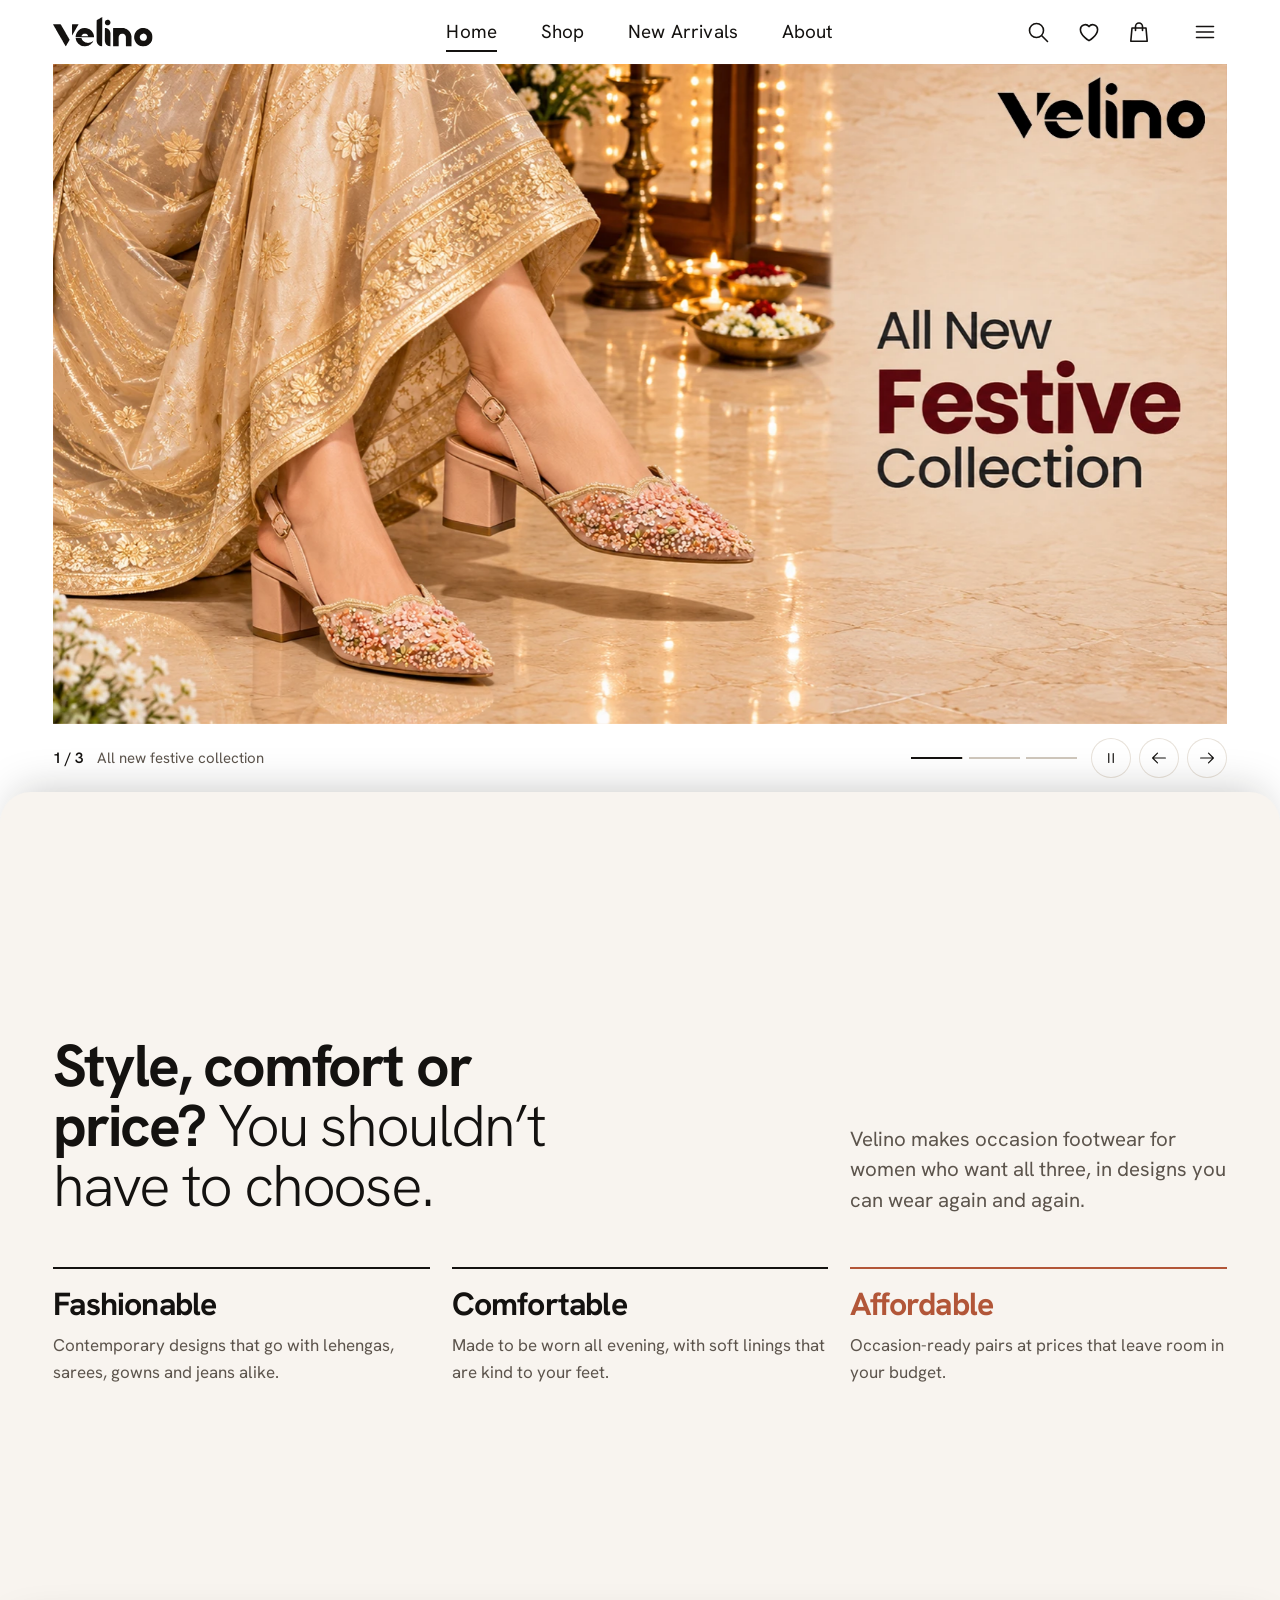
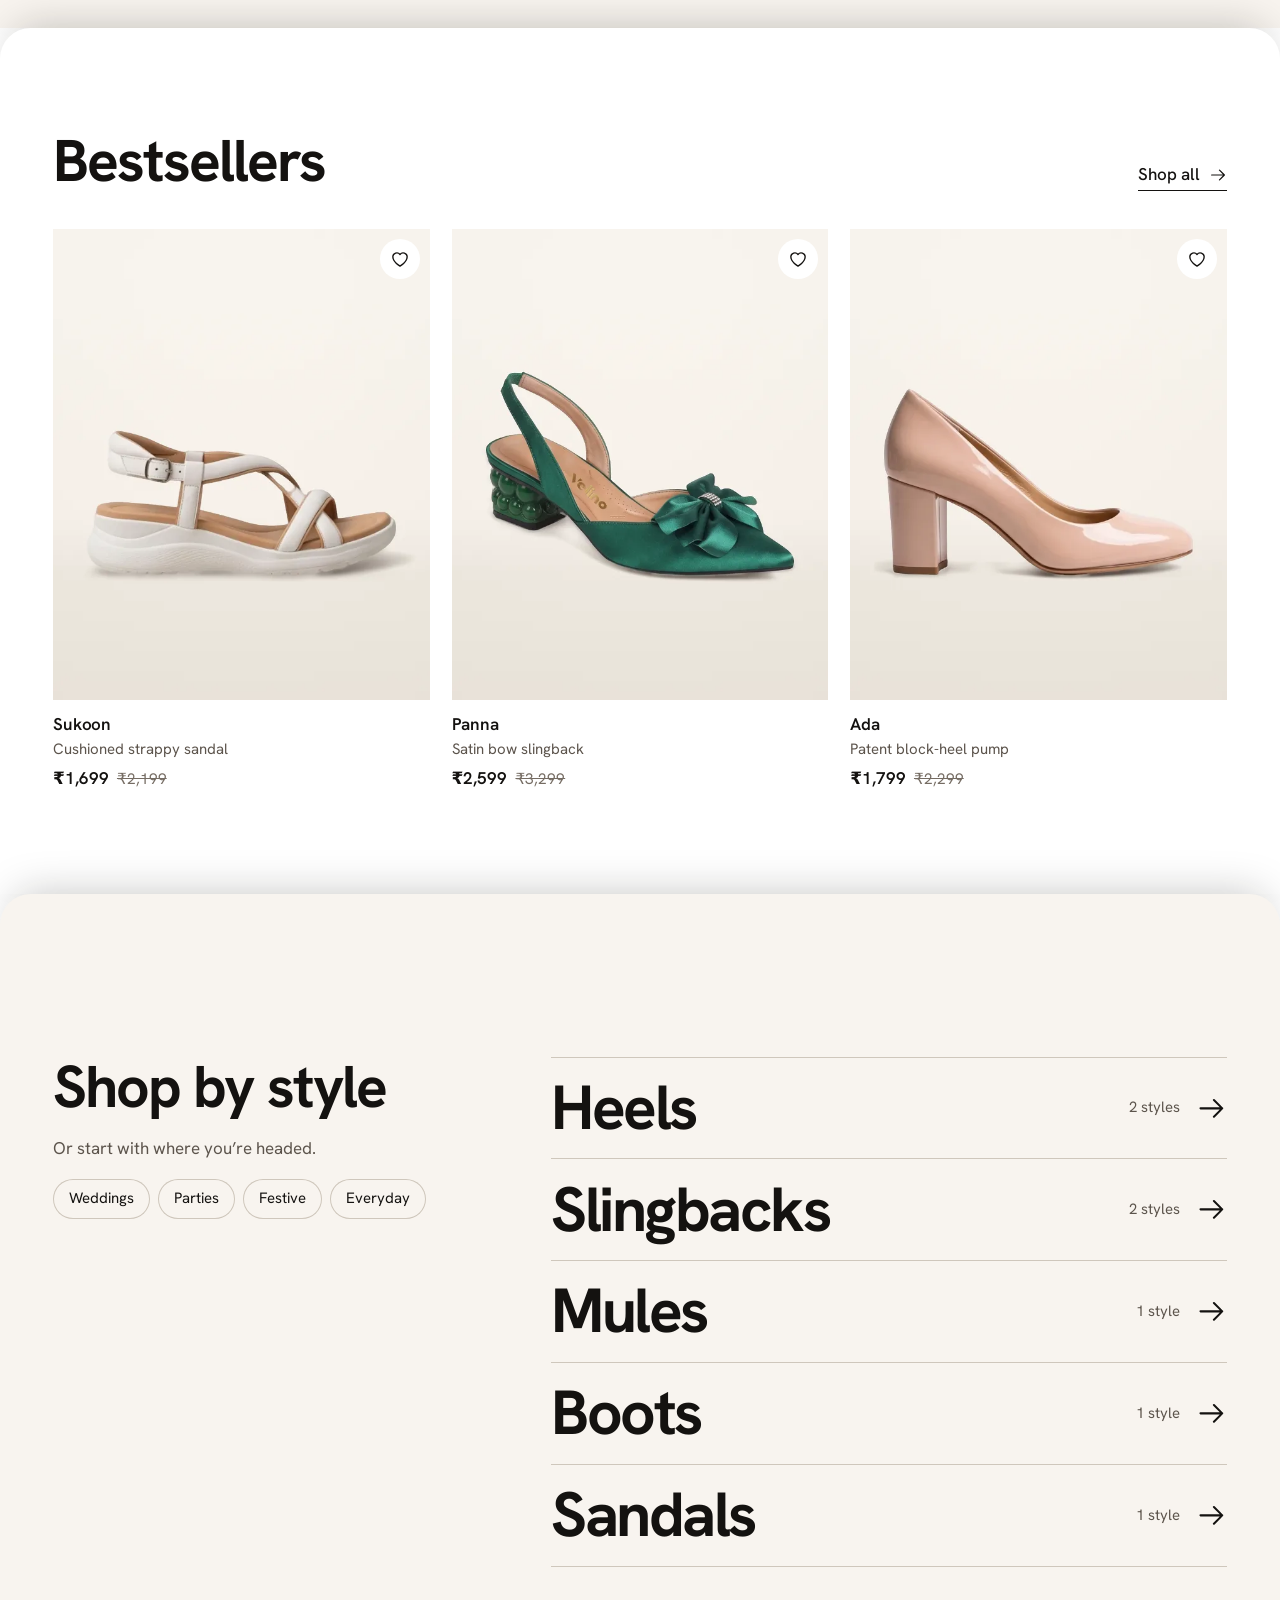
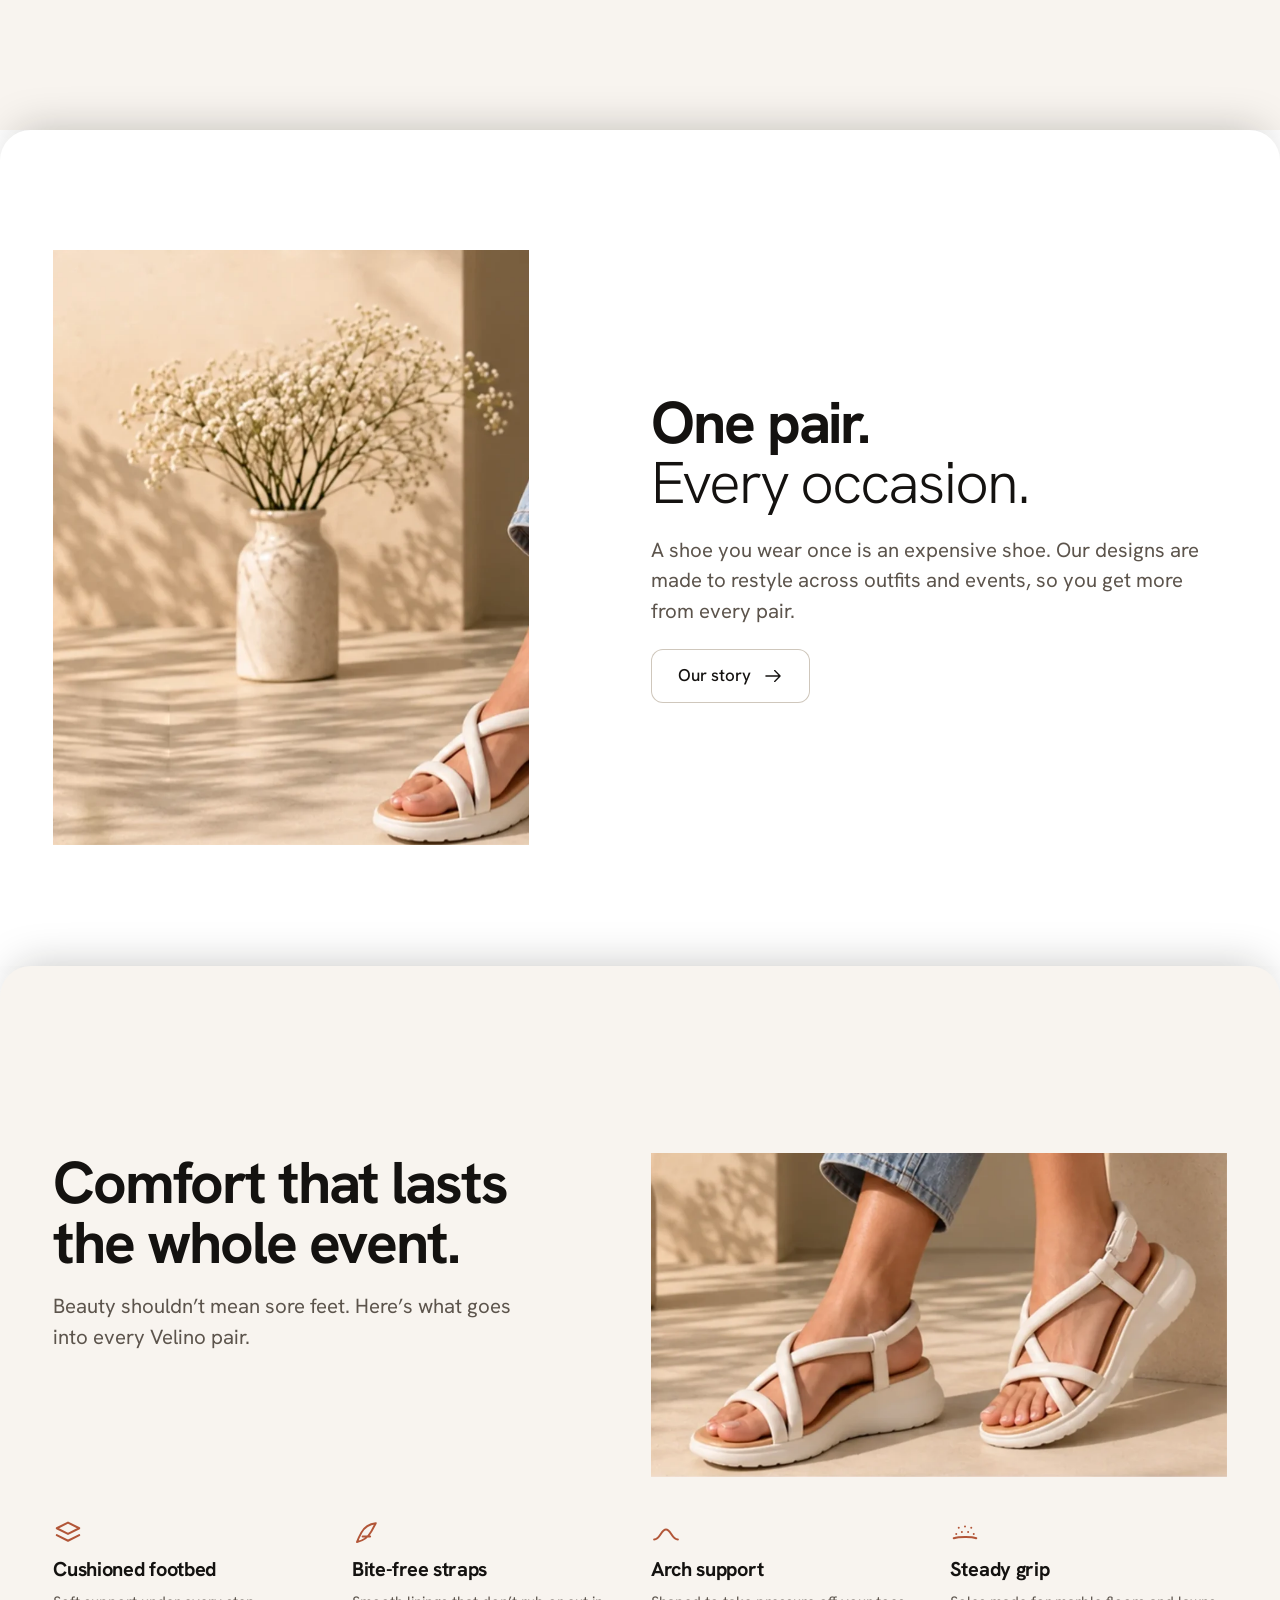
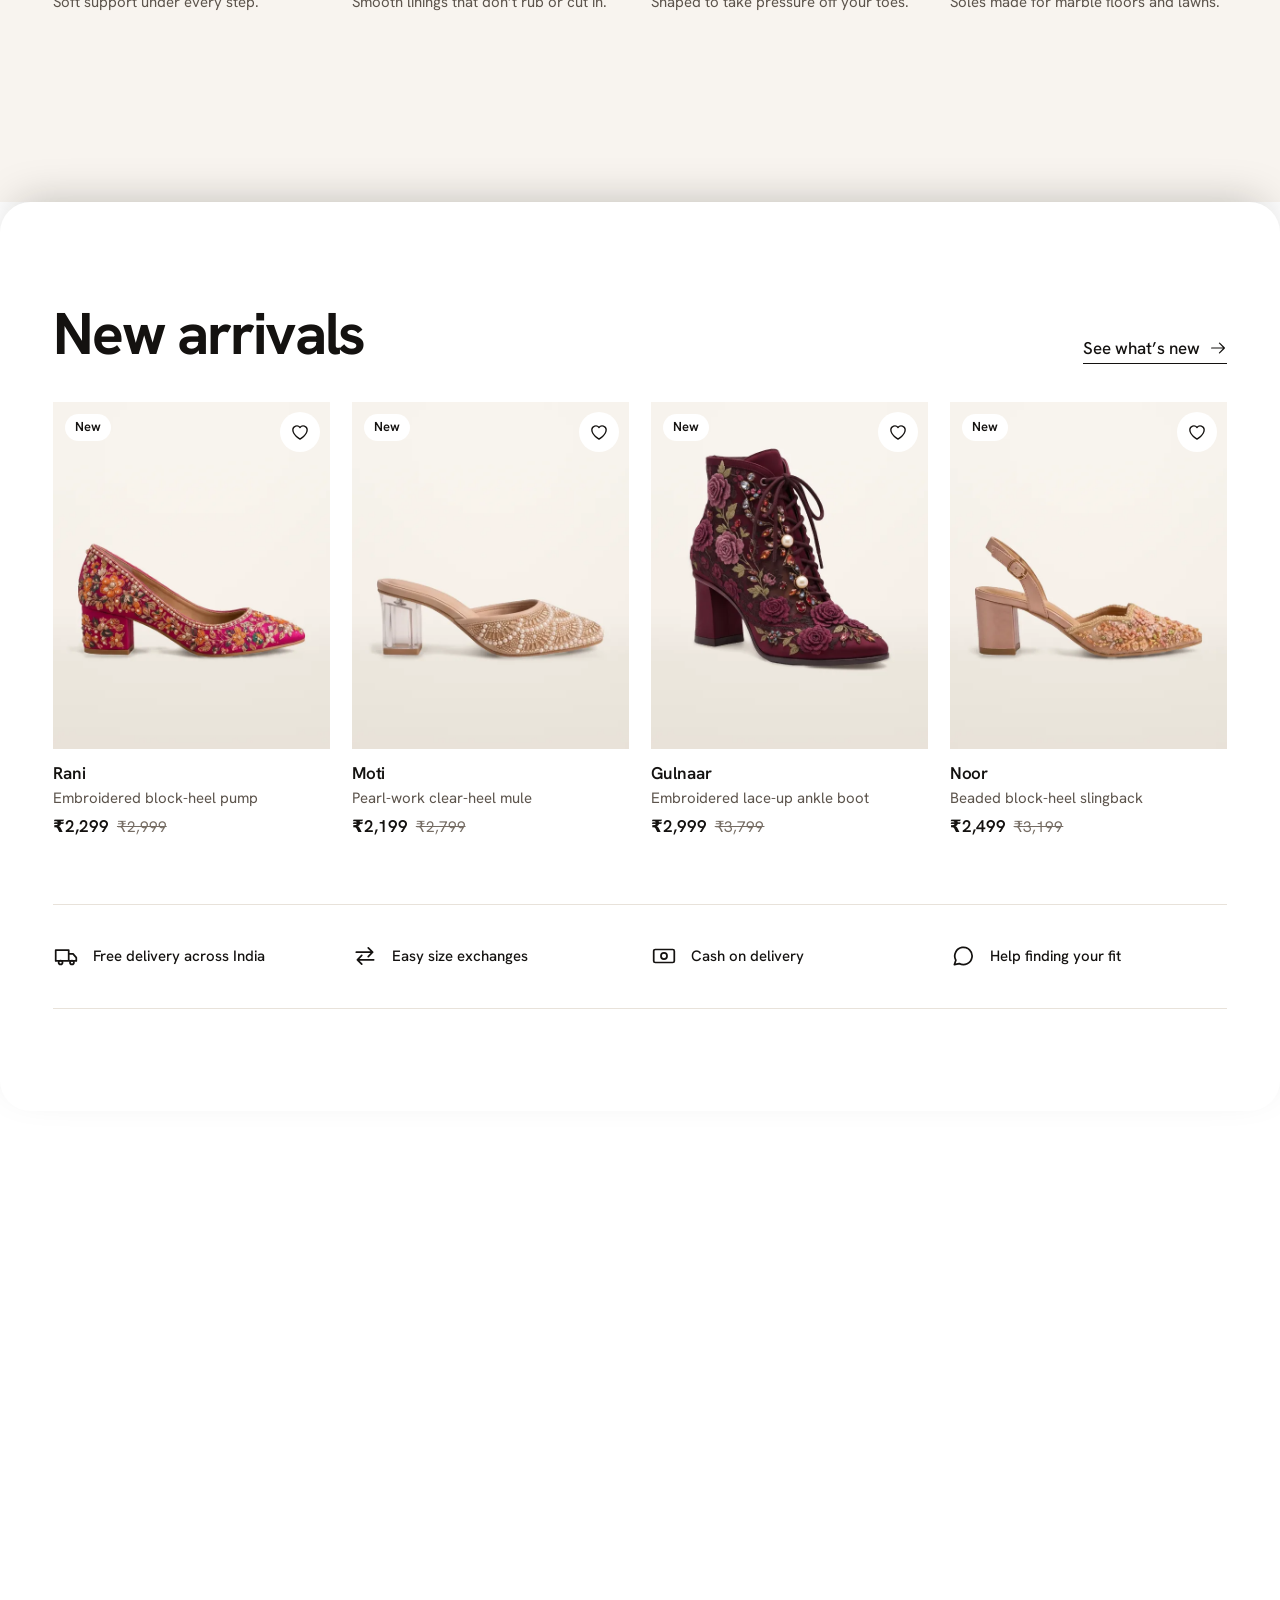
<file: index.html>
<!doctype html>
<html lang="en">
<head>
<meta charset="utf-8">
<meta name="viewport" content="width=device-width,initial-scale=1,viewport-fit=cover">
<title>Velino</title>
<meta name="claude:viewport-fit-sides" content="cover">
<meta name="description" content="Velino makes women's occasion footwear that is fashionable and comfortable at affordable prices. Confidence without compromise.">
<link rel="preconnect" href="https://fonts.googleapis.com">
<link rel="preconnect" href="https://fonts.gstatic.com" crossorigin>
<link rel="stylesheet" href="https://fonts.googleapis.com/css2?family=Hanken+Grotesk:wght@300;400;500;600;700;800&display=swap">
<link rel="icon" type="image/svg+xml" href="assets/logo.svg">
<link rel="stylesheet" href="css/styles.css">
</head>
<body>

<svg width="0" height="0" style="position:absolute" aria-hidden="true" focusable="false">
  <symbol id="logo" viewBox="0 0 3411 1008"><path fill="currentColor" fill-rule="evenodd" d="M 1683 1 C 1683 2, 1682 4, 1680 4 C 1678 5, 1671 9, 1664 13 C 1657 17, 1649 21, 1647 23 C 1645 24, 1640 27, 1637 29 C 1633 31, 1627 35, 1623 37 C 1619 39, 1615 41, 1614 42 C 1613 43, 1600 50, 1590 56 C 1588 57, 1583 60, 1580 62 C 1576 64, 1570 68, 1566 70 C 1561 73, 1557 75, 1556 76 C 1554 77, 1540 85, 1533 89 C 1531 90, 1527 92, 1525 94 C 1523 95, 1516 99, 1509 103 C 1502 107, 1496 110, 1496 111 C 1495 227, 1496 834, 1497 840 C 1501 874, 1515 908, 1537 936 C 1547 948, 1565 965, 1574 971 C 1575 972, 1579 974, 1582 976 C 1599 989, 1635 1002, 1659 1005 C 1664 1006, 1668 1006, 1668 1007 C 1668 1008, 1672 1008, 1676 1008 C 1684 1008, 1685 1008, 1686 1005 C 1688 1001, 1689 6, 1687 4 C 1686 3, 1685 2, 1685 1 C 1685 1, 1685 0, 1684 0 C 1683 0, 1683 1, 1683 1 M 1859 96 C 1832 100, 1804 118, 1791 141 C 1786 150, 1785 152, 1783 159 C 1769 199, 1781 240, 1814 267 C 1820 271, 1837 281, 1840 281 C 1841 281, 1844 282, 1847 283 C 1867 290, 1898 287, 1917 276 C 1919 275, 1922 273, 1924 273 C 1925 272, 1927 270, 1930 269 C 1968 240, 1980 189, 1958 147 C 1954 137, 1948 130, 1937 120 C 1929 112, 1927 111, 1916 105 C 1900 97, 1878 93, 1859 96 M 3 254 C 3 255, 4 258, 5 260 C 7 263, 9 266, 10 269 C 11 271, 15 277, 18 282 C 22 289, 32 306, 43 326 C 46 330, 53 342, 55 347 C 56 349, 60 355, 63 360 C 67 367, 81 391, 89 405 C 90 407, 92 411, 94 415 C 96 418, 99 422, 99 423 C 100 424, 103 429, 106 434 C 108 439, 113 446, 115 450 C 117 454, 119 458, 120 459 C 121 460, 125 468, 134 483 C 135 485, 137 489, 139 493 C 141 496, 144 500, 144 501 C 145 502, 148 507, 151 512 C 153 517, 158 524, 160 528 C 162 532, 164 536, 165 537 C 166 538, 170 546, 179 561 C 180 563, 182 567, 184 570 C 186 573, 192 585, 199 595 C 205 606, 210 615, 211 616 C 212 618, 221 633, 224 639 C 226 643, 229 648, 232 653 C 232 654, 238 663, 244 673 C 250 684, 255 693, 256 694 C 256 695, 263 707, 268 716 C 269 718, 273 724, 276 729 C 284 743, 299 769, 302 775 C 304 778, 308 785, 311 791 C 320 806, 335 832, 337 836 C 338 838, 341 843, 344 848 C 347 852, 349 856, 349 856 C 349 857, 351 861, 354 866 C 359 874, 364 883, 372 896 C 374 900, 376 903, 377 904 C 377 905, 379 909, 382 913 C 384 916, 386 921, 387 923 C 389 925, 394 934, 399 943 C 404 952, 409 960, 410 961 C 410 962, 412 966, 414 969 C 416 973, 420 979, 422 983 C 424 986, 426 990, 427 991 C 428 995, 437 1008, 438 1008 C 438 1008, 440 1005, 441 1002 C 443 999, 447 993, 450 988 C 453 983, 456 977, 457 975 C 461 967, 468 956, 470 953 C 471 951, 474 945, 477 941 C 480 936, 482 931, 483 930 C 483 929, 488 920, 494 911 C 500 901, 506 890, 508 887 C 510 883, 513 878, 514 876 C 516 874, 519 868, 521 864 C 523 860, 526 856, 527 854 C 537 836, 539 832, 540 831 C 540 830, 545 821, 551 812 C 557 802, 563 791, 565 787 C 570 779, 570 780, 564 769 C 561 764, 556 757, 554 753 C 552 749, 550 745, 549 744 C 548 743, 546 738, 543 734 C 540 729, 537 723, 536 721 C 535 719, 532 715, 530 712 C 528 708, 525 702, 522 697 C 520 693, 515 684, 511 678 C 507 672, 504 666, 503 665 C 502 663, 494 649, 490 642 C 488 638, 485 633, 482 628 C 482 627, 476 618, 470 608 C 464 597, 459 588, 458 587 C 458 586, 451 574, 446 565 C 445 563, 441 557, 438 553 C 434 545, 424 528, 413 508 C 410 504, 403 492, 401 487 C 400 485, 396 479, 393 475 C 389 467, 379 450, 368 430 C 364 424, 358 412, 355 408 C 354 406, 351 401, 349 398 C 347 394, 343 388, 341 384 C 339 380, 337 376, 336 375 C 335 374, 331 366, 322 352 C 321 349, 319 345, 317 342 C 315 338, 312 334, 312 333 C 311 332, 308 327, 305 322 C 303 317, 298 310, 296 306 C 294 302, 292 298, 291 297 C 290 295, 280 278, 273 266 C 270 260, 266 254, 265 253 C 264 252, 205 252, 134 252 C 5 252, 4 252, 3 254 M 653 253 C 652 253, 652 338, 652 441 L 652 629 655 629 C 657 629, 658 627, 660 623 C 664 616, 674 599, 675 597 C 676 596, 678 592, 680 588 C 682 584, 686 578, 688 575 C 690 571, 693 566, 694 564 C 696 562, 699 556, 701 552 C 703 548, 706 544, 707 542 C 717 524, 719 520, 720 519 C 721 518, 723 514, 725 510 C 727 506, 731 500, 733 497 C 735 493, 738 488, 739 486 C 742 481, 749 469, 752 464 C 753 462, 756 456, 759 452 C 762 447, 764 442, 765 441 C 766 440, 768 436, 770 432 C 772 428, 776 422, 778 419 C 780 415, 783 410, 784 408 C 787 404, 793 392, 797 386 C 808 366, 818 349, 822 342 C 825 337, 829 331, 830 329 C 833 323, 840 311, 842 308 C 863 272, 872 255, 872 254 C 872 252, 866 252, 763 252 C 703 252, 653 252, 653 253 M 2067 377 C 2064 377, 2061 378, 2060 378 C 2059 379, 2059 443, 2059 691 C 2059 995, 2059 1004, 2061 1006 L 2063 1008 2156 1008 C 2240 1008, 2249 1008, 2249 1006 C 2250 1006, 2250 936, 2250 851 C 2250 688, 2250 678, 2255 662 C 2262 635, 2276 613, 2297 596 C 2303 591, 2312 585, 2314 585 C 2314 585, 2315 584, 2317 583 C 2322 580, 2336 575, 2350 571 C 2361 569, 2387 569, 2399 571 C 2446 582, 2483 617, 2494 664 C 2497 676, 2497 696, 2497 848 C 2497 999, 2497 1004, 2499 1006 L 2501 1008 2594 1008 L 2687 1008 2688 1005 C 2689 1003, 2689 961, 2689 832 L 2688 663 2686 647 C 2677 595, 2658 547, 2632 511 C 2630 508, 2626 503, 2624 501 C 2614 486, 2584 456, 2566 442 C 2558 436, 2542 425, 2540 424 C 2538 423, 2535 422, 2533 420 C 2526 416, 2498 402, 2497 402 C 2496 402, 2494 401, 2491 400 C 2485 397, 2469 391, 2464 390 C 2462 390, 2457 388, 2453 387 C 2434 382, 2411 378, 2390 377 C 2373 377, 2073 376, 2067 377 M 1068 378 C 973 386, 895 429, 839 503 C 826 519, 816 537, 803 563 C 793 585, 785 613, 779 645 C 776 661, 775 690, 777 692 C 779 695, 1402 695, 1404 692 C 1406 690, 1405 659, 1402 646 C 1397 618, 1395 611, 1389 594 C 1385 581, 1384 576, 1381 571 C 1379 565, 1371 549, 1370 546 C 1369 545, 1367 541, 1365 538 C 1341 492, 1294 445, 1249 419 C 1245 417, 1241 415, 1240 414 C 1238 414, 1236 413, 1235 412 C 1234 411, 1230 409, 1226 408 C 1184 388, 1143 378, 1096 378 C 1083 377, 1070 377, 1068 378 M 1779 379 C 1777 381, 1776 823, 1778 836 C 1784 881, 1800 915, 1828 946 C 1834 953, 1835 954, 1841 960 C 1845 962, 1849 966, 1851 968 C 1853 970, 1855 971, 1855 971 C 1856 971, 1860 973, 1864 977 C 1885 991, 1918 1002, 1944 1005 C 1947 1006, 1950 1007, 1950 1007 C 1950 1008, 1954 1008, 1958 1008 L 1967 1008 1968 1004 C 1969 999, 1969 568, 1968 550 C 1963 494, 1933 442, 1887 410 C 1859 392, 1835 383, 1802 379 C 1786 377, 1781 377, 1779 379 M 3068 378 C 3047 380, 3030 383, 3007 389 C 2991 394, 2959 406, 2947 413 C 2933 421, 2907 438, 2893 449 C 2871 467, 2839 504, 2828 524 C 2827 525, 2825 529, 2823 532 C 2808 555, 2792 598, 2786 628 C 2778 665, 2777 713, 2783 742 C 2783 744, 2785 751, 2786 757 C 2788 768, 2788 769, 2792 781 C 2810 843, 2846 897, 2899 939 C 2919 955, 2952 975, 2973 983 C 2989 989, 2996 991, 3009 995 C 3025 1000, 3049 1004, 3066 1006 C 3071 1006, 3074 1007, 3075 1007 C 3075 1008, 3113 1008, 3115 1007 C 3115 1007, 3121 1006, 3127 1005 C 3133 1004, 3144 1003, 3150 1002 C 3156 1001, 3163 999, 3165 999 C 3168 999, 3172 997, 3175 997 C 3177 996, 3185 993, 3193 991 C 3200 989, 3208 985, 3212 984 C 3215 982, 3218 981, 3219 981 C 3220 981, 3241 971, 3248 967 C 3250 965, 3254 963, 3255 963 C 3256 962, 3259 960, 3261 959 C 3263 958, 3265 956, 3267 955 C 3283 946, 3320 913, 3337 892 C 3340 888, 3345 882, 3348 878 C 3351 875, 3353 872, 3353 872 C 3353 871, 3355 867, 3358 863 C 3368 848, 3379 826, 3385 812 C 3386 809, 3388 805, 3388 804 C 3391 798, 3399 771, 3400 764 C 3401 759, 3403 754, 3403 752 C 3404 748, 3406 732, 3408 721 C 3409 712, 3408 667, 3407 659 C 3407 655, 3406 648, 3405 644 C 3404 635, 3403 632, 3399 614 C 3395 600, 3392 589, 3391 588 C 3390 587, 3390 586, 3390 585 C 3390 583, 3390 582, 3389 581 C 3389 581, 3387 576, 3385 571 C 3380 560, 3369 537, 3362 526 C 3359 522, 3357 519, 3357 518 C 3357 518, 3355 516, 3353 513 C 3351 511, 3347 505, 3344 501 C 3329 480, 3306 458, 3285 442 C 3281 439, 3276 435, 3273 433 C 3262 425, 3221 402, 3217 402 C 3216 402, 3214 401, 3211 400 C 3201 395, 3176 387, 3159 384 C 3136 379, 3091 376, 3068 378 M 1075 570 C 1069 571, 1065 572, 1053 575 C 1051 575, 1048 576, 1046 577 C 1045 578, 1043 579, 1042 579 C 1041 579, 1037 581, 1033 584 C 1028 586, 1023 589, 1022 590 C 1018 592, 1004 605, 997 613 C 987 624, 973 650, 973 657 L 973 659 1091 659 C 1184 659, 1208 659, 1208 658 C 1208 649, 1195 625, 1184 613 C 1171 598, 1161 590, 1147 583 C 1134 577, 1131 575, 1123 574 C 1119 573, 1114 571, 1113 571 C 1108 570, 1083 569, 1075 570 M 3080 570 C 3018 577, 2971 630, 2971 692 C 2971 755, 3020 809, 3083 814 C 3133 818, 3179 794, 3202 750 C 3219 719, 3221 683, 3209 650 C 3190 596, 3135 563, 3080 570 M 777 723 C 776 726, 784 768, 790 786 C 799 816, 820 858, 835 876 C 836 878, 838 880, 838 881 C 838 881, 839 883, 841 884 C 842 885, 845 889, 848 893 C 861 910, 893 939, 913 952 C 927 961, 940 969, 941 969 C 941 969, 944 970, 947 972 C 970 986, 1016 1000, 1053 1005 C 1059 1005, 1066 1006, 1067 1007 C 1070 1008, 1112 1008, 1116 1007 C 1117 1006, 1124 1005, 1130 1005 C 1155 1001, 1174 997, 1197 988 C 1208 984, 1224 978, 1228 975 C 1230 975, 1234 972, 1238 970 C 1249 964, 1275 948, 1278 945 C 1278 945, 1281 943, 1283 941 C 1290 936, 1290 937, 1303 925 C 1318 910, 1329 898, 1333 893 C 1334 891, 1336 888, 1338 887 C 1341 883, 1352 868, 1356 861 C 1367 844, 1371 836, 1377 823 C 1379 817, 1379 817, 1377 817 C 1376 817, 1371 820, 1366 825 C 1356 833, 1342 844, 1335 849 C 1323 855, 1320 857, 1315 860 C 1312 861, 1307 863, 1305 865 C 1287 874, 1253 883, 1229 885 C 1195 888, 1163 885, 1131 874 C 1115 869, 1115 869, 1098 861 C 1046 836, 998 784, 979 732 C 978 728, 976 724, 975 723 C 973 720, 778 720, 777 723"/></symbol>
  <symbol id="i-search" viewBox="0 0 24 24"><circle cx="10.5" cy="10.5" r="7"/><path d="M15.8 15.8 21.5 21.5"/></symbol>
  <symbol id="i-heart" viewBox="0 0 24 24"><path d="M12 20.6s-8.6-5-8.6-11.2A4.8 4.8 0 0 1 12 6.6a4.8 4.8 0 0 1 8.6 2.8c0 6.2-8.6 11.2-8.6 11.2z"/></symbol>
  <symbol id="i-bag" viewBox="0 0 24 24"><path d="M5 8h14l1.2 13.2H3.800z"/><path d="M8.5 10.500V6.500a3.5 3.5 0 0 1 7 0v4"/></symbol>
  <symbol id="i-menu" viewBox="0 0 24 24"><path d="M3.5 6.5h17M3.5 12h17M3.5 17.5h17"/></symbol>
  <symbol id="i-close" viewBox="0 0 24 24"><path d="M5.5 5.500l13 13M18.5 5.500l-13 13"/></symbol>
  <symbol id="i-arrow" viewBox="0 0 24 24"><path d="M3.5 12h17M14 5.500l6.5 6.5-6.5 6.5"/></symbol>
  <symbol id="i-back" viewBox="0 0 24 24"><path d="M20.5 12h-17M10 5.5 3.5 12l6.5 6.5"/></symbol>
  <symbol id="i-chev" viewBox="0 0 24 24"><path d="M6 9.500l6 6 6-6"/></symbol>
  <symbol id="i-plus" viewBox="0 0 24 24"><path d="M12 5v14M5 12h14"/></symbol>
  <symbol id="i-minus" viewBox="0 0 24 24"><path d="M5 12h14"/></symbol>
  <symbol id="i-check" viewBox="0 0 24 24"><path d="M4.5 12.500l5 5 10-11"/></symbol>
  <symbol id="i-pause" viewBox="0 0 24 24"><path d="M9 6v12M15 6v12"/></symbol>
  <symbol id="i-play" viewBox="0 0 24 24"><path d="M8 5.500v13l10.5-6.500z"/></symbol>
  <symbol id="i-sliders" viewBox="0 0 24 24"><path d="M4 7h9M18 7h2M4 17h2M11 17h9"/><circle cx="15.5" cy="7" r="2.5"/><circle cx="8.5" cy="17" r="2.5"/></symbol>
  <symbol id="i-truck" viewBox="0 0 24 24"><path d="M2.5 6.500h12v10h-12zM14.5 10h4l3 3.500v3h-7"/><circle cx="7" cy="18" r="1.8"/><circle cx="17.5" cy="18" r="1.8"/></symbol>
  <symbol id="i-swap" viewBox="0 0 24 24"><path d="M4 8.500h15M15 4.500l4 4-4 4M20 15.500H5M9 11.500l-4 4 4 4"/></symbol>
  <symbol id="i-cash" viewBox="0 0 24 24"><rect x="2.5" y="6" width="19" height="12" rx="1.5"/><circle cx="12" cy="12" r="2.8"/></symbol>
  <symbol id="i-chat" viewBox="0 0 24 24"><path d="M4 20l1.4-4.100A8 8 0 1 1 8.5 19z"/></symbol>
  <symbol id="i-feather" viewBox="0 0 24 24"><path d="M4 20c5-1 9-4 11.5-8.500L19 5c-5 .5-9 3-11.5 7.500S4 20 4 20zM8.5 15.500h6"/></symbol>
  <symbol id="i-layers" viewBox="0 0 24 24"><path d="M3 9l9-4.500L21 9l-9 4.500zM3 14.500l9 4.5 9-4.5"/></symbol>
  <symbol id="i-grip" viewBox="0 0 24 24"><path d="M3 17c3-1 5-1 9-1s6 0 9 1M5 13.500v.01M9.5 12v.01M14.5 12v.01M19 13.500v.01M7 8.500v.01M12 7.500v.01M17 8.500v.01"/></symbol>
  <symbol id="i-arch" viewBox="0 0 24 24"><path d="M2.5 18c5 0 5.5-8 9.5-8s4.5 8 9.5 8"/></symbol>
  <symbol id="i-info" viewBox="0 0 24 24"><circle cx="12" cy="12" r="9"/><path d="M12 11v5.500M12 7.500v.01"/></symbol>
</svg>

<a class="skip" href="#content" data-skip>Skip to content</a>

<header class="site-header">
  <div class="wrap hdr">
    <a class="hdr-logo" href="#home" aria-label="Velino home"><svg class="logo" aria-hidden="true"><use href="#logo"/></svg></a>
    <nav class="hdr-nav" aria-label="Main">
      <a href="#home" data-nav="home">Home</a>
      <a href="#shop" data-nav="shop">Shop</a>
      <a href="#new-arrivals" data-nav="new-arrivals">New Arrivals</a>
      <a href="#about" data-nav="about">About</a>
    </nav>
    <div class="hdr-icons">
      <button class="icon-btn" type="button" data-open-dialog="search-dlg" aria-label="Search"><svg class="ic" aria-hidden="true"><use href="#i-search"/></svg></button>
      <a class="icon-btn" href="#wishlist" data-nav="wishlist" aria-label="Wishlist"><svg class="ic" aria-hidden="true"><use href="#i-heart"/></svg><span class="badge" id="wish-count" hidden></span></a>
      <a class="icon-btn" href="#cart" data-nav="cart" aria-label="Bag"><svg class="ic" aria-hidden="true"><use href="#i-bag"/></svg><span class="badge" id="cart-count" hidden></span></a>
      <button class="icon-btn burger" type="button" data-open-dialog="menu-dlg" aria-label="Open menu"><svg class="ic" aria-hidden="true"><use href="#i-menu"/></svg></button>
    </div>
  </div>
</header>

<main id="content" tabindex="-1"><div id="app"></div></main>

<footer class="site-footer">
  <div class="wrap">
    <div class="foot-top">
      <form class="foot-news" id="news-form" novalidate>
        <h2>First look at every new style.</h2>
        <div class="foot-news-row" id="news-fields">
          <label class="sr-only" for="news-email">Email address</label>
          <input id="news-email" name="email" type="email" autocomplete="email" placeholder="Your email address">
          <button class="btn btn--light" type="submit">Sign up</button>
        </div>
        <p class="foot-news-msg" id="news-msg" role="status"></p>
      </form>
      <nav class="foot-col" aria-label="Shop links">
        <h3>Shop</h3>
        <a href="#shop">All styles</a>
        <a href="#new-arrivals">New arrivals</a>
        <a href="#shop-heels">Heels</a>
        <a href="#shop-slingbacks">Slingbacks</a>
        <a href="#shop-mules">Mules</a>
        <a href="#shop-boots">Boots</a>
        <a href="#shop-sandals">Sandals</a>
      </nav>
      <nav class="foot-col" aria-label="Help links">
        <h3>Help</h3>
        <a href="#size-guide">Size guide</a>
        <a href="#shipping-returns">Delivery and exchanges</a>
        <a href="#faq">FAQ</a>
        <a href="#contact">Contact us</a>
      </nav>
      <nav class="foot-col" aria-label="Brand links">
        <h3>Velino</h3>
        <a href="#about">About us</a>
        <a href="#wishlist">Wishlist</a>
        <a href="#cart">Bag</a>
      </nav>
    </div>
    <a class="foot-logo" href="#home" aria-label="Velino home"><svg class="logo" aria-hidden="true"><use href="#logo"/></svg></a>
    <div class="foot-base">
      <span>Confidence without compromise.</span>
      <span>&copy; 2026 Velino. Prototype by Team SNAPS.</span>
    </div>
  </div>
</footer>

<dialog id="search-dlg" class="dlg dlg--top" aria-label="Search">
  <div class="wrap search-box">
    <form class="search-bar" id="search-form" role="search">
      <svg class="ic" aria-hidden="true"><use href="#i-search"/></svg>
      <label class="sr-only" for="search-q">Search Velino</label>
      <input id="search-q" type="search" placeholder="Search for heels, pearls, weddings" autocomplete="off">
      <button class="icon-btn" type="button" data-close-dialog aria-label="Close search"><svg class="ic" aria-hidden="true"><use href="#i-close"/></svg></button>
    </form>
    <div id="search-results" class="search-results" aria-live="polite"></div>
  </div>
</dialog>

<dialog id="menu-dlg" class="dlg dlg--side" aria-label="Menu">
  <div class="side-inner">
    <div class="side-head">
      <a href="#home" aria-label="Velino home"><svg class="logo" aria-hidden="true"><use href="#logo"/></svg></a>
      <button class="icon-btn" type="button" data-close-dialog aria-label="Close menu"><svg class="ic" aria-hidden="true"><use href="#i-close"/></svg></button>
    </div>
    <nav class="side-main" aria-label="Menu">
      <a href="#home">Home</a>
      <a href="#shop">Shop</a>
      <a href="#new-arrivals">New Arrivals</a>
      <a href="#about">About</a>
    </nav>
    <nav class="side-sub" aria-label="More">
      <a href="#wishlist">Wishlist</a>
      <a href="#cart">Bag</a>
      <a href="#size-guide">Size guide</a>
      <a href="#shipping-returns">Delivery and exchanges</a>
      <a href="#faq">FAQ</a>
      <a href="#contact">Contact us</a>
    </nav>
  </div>
</dialog>

<dialog id="filter-dlg" class="dlg dlg--side" aria-label="Filters">
  <div class="side-inner">
    <div class="side-head">
      <h2 class="side-title">Filters</h2>
      <button class="icon-btn" type="button" data-close-dialog aria-label="Close filters"><svg class="ic" aria-hidden="true"><use href="#i-close"/></svg></button>
    </div>
    <div class="side-scroll" id="filter-dlg-body"></div>
    <div class="side-foot"><button class="btn btn--block" type="button" data-close-dialog id="filter-dlg-apply">Show styles</button></div>
  </div>
</dialog>

<div class="toast" id="toast" role="status" hidden></div>
<div class="sr-only" id="route-status" aria-live="polite"></div>

<script src="js/catalog.js"></script>
<script src="js/app.js"></script>
</body>
</html>
</file>
<file: css/styles.css>
/* Velino. White page, near-black logo and type, sand tones and one terracotta accent taken from the campaign photo.
   Layout: full-width pages on a gutter that matches the hero inset, one type family with heavy/light contrast. */
:root{
  --white:#FFFFFF;
  --paper:#F8F4EF;
  --studio:#F1ECE4;
  --sand:#F0E4D5;
  --wall:#F5DDC2;
  --clay:#C8AD8D;
  --ink:#141210;
  --ink-2:#5C544C;
  --ink-3:#756C63;
  --line:#E8E2DA;
  --line-2:#CFC7BC;
  --terra:#B25638;
  --btn:#1E1E1E;
  --btn-hover:#3A3631;
  --ok:#2F6B4F;
  --err:#B3321F;
  --scrim:rgba(20,18,16,.45);

  --font:"Hanken Grotesk","Helvetica Neue",Helvetica,Arial,system-ui,sans-serif;
  --fs-xs:.8125rem;
  --fs-sm:.9375rem;
  --fs-base:1.0625rem;
  --fs-md:1.25rem;
  --fs-lg:clamp(1.5rem,1.2rem + 1vw,2rem);
  --fs-xl:clamp(2.25rem,1.6rem + 2.6vw,4rem);
  --fs-2xl:clamp(2.75rem,1.6rem + 4.6vw,6rem);

  --gutter:clamp(16px,4.15vw,80px);
  --gap:clamp(12px,1.7vw,28px);
  --sec:clamp(64px,8vw,136px);
  --hdr:clamp(64px,5vw,92px);
  --r:12px;
  --r-s:8px;
  --ease:cubic-bezier(.22,.61,.36,1);
}
*,*::before,*::after{box-sizing:border-box}
html{-webkit-text-size-adjust:100%;background:var(--white)}
html:has(dialog[open]){overflow:hidden}
body{margin:0;background:var(--white);color:var(--ink);font-family:var(--font);font-size:var(--fs-base);line-height:1.55;-webkit-font-smoothing:antialiased;text-rendering:optimizeLegibility;overflow-x:clip}
h1,h2,h3,h4,p,ul,ol,dl,dd,figure,blockquote,fieldset{margin:0}
ul,ol{padding:0;list-style:none}
fieldset{border:0;padding:0;min-width:0}
img,svg{display:block;max-width:100%}
button,input,select,textarea{font:inherit;color:inherit}
button{background:none;border:0;padding:0;cursor:pointer;text-align:inherit}
a{color:inherit;text-decoration:none}
[hidden]{display:none!important}
:focus-visible{outline:2px solid var(--terra);outline-offset:3px}
main:focus{outline:none}
.sr-only{position:absolute;width:1px;height:1px;padding:0;margin:-1px;overflow:hidden;clip:rect(0,0,0,0);white-space:nowrap;border:0}
.skip{position:absolute;left:16px;top:-80px;z-index:100;background:var(--btn);color:var(--white);padding:10px 16px;border-radius:var(--r-s)}
.skip:focus{top:12px}
.ic{width:24px;height:24px;flex:none;fill:none;stroke:currentColor;stroke-width:1.6;stroke-linecap:round;stroke-linejoin:round}
.logo{display:block;aspect-ratio:3411 / 1008;height:100%;width:auto;color:var(--ink)}
.wrap{padding-left:max(var(--gutter),env(safe-area-inset-left,0px));padding-right:max(var(--gutter),env(safe-area-inset-right,0px));max-width:1920px;margin-inline:auto}
.muted{color:var(--ink-2)}
.sec{padding-block:var(--sec)}
.sec--tight{padding-top:0}
.sec--paper{background:var(--paper)}

/* ---------- type ---------- */
.t-xl{font-size:var(--fs-xl);font-weight:700;line-height:1.02;letter-spacing:-.035em;text-wrap:balance}
.t-xl em{font-style:normal;font-weight:300}
.t-xl .accent{color:var(--terra)}
.t-lg{font-size:var(--fs-lg);font-weight:700;line-height:1.12;letter-spacing:-.025em;text-wrap:balance}
.label{font-size:var(--fs-sm);font-weight:500;color:var(--ink-2)}
.lede{font-size:clamp(1.0625rem,1rem + .35vw,1.3125rem);line-height:1.5;color:var(--ink-2);max-width:56ch;text-wrap:pretty}
.prose{display:grid;gap:18px;max-width:66ch}
.prose h2{font-size:var(--fs-lg);font-weight:700;letter-spacing:-.025em;line-height:1.15;margin-top:24px}
.prose h2:first-child{margin-top:0}
.prose ul{display:grid;gap:8px;padding-left:1.1em;list-style:disc}
.prose p,.prose li{color:var(--ink-2)}

/* ---------- buttons ---------- */
.btn{display:inline-flex;align-items:center;justify-content:center;gap:.7em;min-height:54px;padding:0 1.6em;border-radius:var(--r);background:var(--btn);color:var(--white);font-weight:500;font-size:1.0625rem;line-height:1;white-space:nowrap;transition:background-color .2s,color .2s,border-color .2s}
.btn:hover{background:var(--btn-hover)}
.btn .ic{width:20px;height:20px;transition:transform .3s var(--ease)}
.btn:hover .ic-go{transform:translateX(4px)}
.btn--ghost{background:transparent;color:var(--ink);box-shadow:inset 0 0 0 1px var(--line-2)}
.btn--ghost:hover{background:var(--paper);box-shadow:inset 0 0 0 1px var(--ink)}
.btn--light{background:var(--white);color:var(--ink)}
.btn--light:hover{background:var(--sand)}
.btn--block{width:100%}
.btn--sm{min-height:44px;font-size:var(--fs-sm);padding:0 1.2em;border-radius:10px}
.link{display:inline-flex;align-items:center;gap:.5em;font-weight:500;border-bottom:1px solid currentColor;padding-bottom:2px;white-space:nowrap}
.link .ic{width:18px;height:18px;transition:transform .3s var(--ease)}
.link:hover .ic{transform:translateX(3px)}
.link-plain{text-decoration:underline;text-underline-offset:3px;font-weight:500}

/* ---------- header ---------- */
.site-header{position:sticky;top:env(safe-area-inset-top,0px);z-index:50;background:var(--white)}
.site-header.is-stuck{box-shadow:0 1px 0 var(--line)}
.hdr{display:grid;grid-template-columns:1fr auto 1fr;align-items:center;gap:20px;height:var(--hdr)}
.hdr-logo{display:block;height:clamp(24px,2.3vw,44px);justify-self:start}
.hdr-nav{display:flex;gap:clamp(24px,3.4vw,68px);font-size:clamp(1rem,.9rem + .35vw,1.3125rem);letter-spacing:.01em}
.hdr-nav a{position:relative;padding-block:8px;white-space:nowrap}
.hdr-nav a::after{content:"";position:absolute;left:0;right:0;bottom:3px;height:1.5px;background:currentColor;transform:scaleX(0);transform-origin:left;transition:transform .35s var(--ease)}
.hdr-nav a:hover::after,.hdr-nav a[aria-current="page"]::after{transform:scaleX(1)}
.hdr-icons{justify-self:end;display:flex;align-items:center;gap:clamp(0px,.5vw,10px)}
.icon-btn{position:relative;display:grid;place-items:center;width:44px;height:44px;border-radius:50%;transition:background-color .2s}
.icon-btn:hover{background:var(--paper)}
.icon-btn[aria-current="page"]{background:var(--paper)}
.badge{position:absolute;top:4px;right:1px;min-width:18px;height:18px;padding-inline:4px;border-radius:99px;background:var(--terra);color:var(--white);font-size:11px;font-weight:700;line-height:18px;text-align:center;font-variant-numeric:tabular-nums}
.badge.bump{animation:bump .45s var(--ease)}
@keyframes bump{40%{transform:scale(1.35)}}
.burger{margin-left:clamp(0px,1.2vw,22px)}
@media (max-width:900px){
  .hdr{grid-template-columns:auto 1fr}
  .hdr-nav{display:none}
}
@media (max-width:400px){
  .icon-btn{width:40px}
  .burger{margin-left:2px}
}

/* ---------- home slideshow ---------- */
.show{padding-bottom:0}
/* the ads carry their own words, so the whole 16:9 frame always fits on screen */
.show-frame{width:min(100%,calc((100svh - var(--hdr) - 76px) * 16 / 9));min-width:min(100%,640px);margin-inline:auto}
.slides{position:relative;aspect-ratio:16 / 9;width:100%;overflow:hidden;background:var(--wall);touch-action:pan-y}
/* the outgoing ad stays solid until the new one has faded in on top of it */
.slide{position:absolute;inset:0;z-index:0;opacity:0;visibility:hidden;transition:opacity 0s linear .7s,visibility 0s linear .7s}
.slide.is-active{z-index:1;opacity:1;visibility:visible;transition:opacity .7s ease,visibility 0s}
.slide-link{position:absolute;inset:0;display:block}
.slide-link:focus-visible{outline-offset:-4px}
.slide img{width:100%;height:100%;object-fit:cover;user-select:none;-webkit-user-drag:none}
.show-bar{display:flex;align-items:center;justify-content:space-between;gap:20px;min-height:68px;padding-block:12px}
.show-now{display:flex;align-items:baseline;gap:14px;font-size:var(--fs-sm);min-width:0}
.show-now b{font-weight:600;font-variant-numeric:tabular-nums;white-space:nowrap}
.show-now span{color:var(--ink-2);overflow:hidden;text-overflow:ellipsis;white-space:nowrap}
.show-ctrl{display:flex;align-items:center;gap:8px;flex:none}
.show-bars{display:flex;gap:6px;margin-right:6px}
.show-bars button{position:relative;width:clamp(28px,4vw,64px);height:24px}
.show-bars button::before{content:"";position:absolute;left:0;right:0;top:11px;height:2px;background:var(--line-2)}
.show-bars button i{position:absolute;left:0;right:0;top:11px;height:2px;background:var(--ink);transform:scaleX(0);transform-origin:left}
.show-bars button.is-done i{transform:none}
.show-bars button.is-active i{transform:none}
.show.is-playing .show-bars button.is-active i{animation:fill var(--slide-ms,6500ms) linear both}
.show.is-held .show-bars button.is-active i{animation-play-state:paused}
@keyframes fill{from{transform:scaleX(0)}to{transform:none}}
.show-ctrl .icon-btn{width:40px;height:40px;box-shadow:inset 0 0 0 1px var(--line)}
.show-ctrl .ic{width:18px;height:18px}
@media (max-width:760px){
  .show.wrap{padding-left:0;padding-right:0}
  .show-frame{width:100%;min-width:0}
  .show-bar{padding-left:max(16px,env(safe-area-inset-left,0px));padding-right:max(16px,env(safe-area-inset-right,0px))}
  .show-now span{display:none}
}

/* ---------- home scroll layers ---------- */
.stack{position:relative;background:var(--white)}
.stack--paper{background:var(--paper)}
.home-perks{margin-top:clamp(40px,5vw,80px)}
body.fx main{position:relative;z-index:1}
body.fx .site-footer{position:sticky;bottom:0;z-index:0}
/* every section sticks where it lands and stays solid, so the next one has something to slide over */
body.fx .stack{position:sticky}
body.fx .stack + .stack{border-radius:clamp(18px,2.4vw,40px) clamp(18px,2.4vw,40px) 0 0;box-shadow:0 -14px 44px -16px rgba(20,18,16,.26)}
body.fx .stack:last-child{border-radius:clamp(18px,2.4vw,40px)}
body.fx .stack-inner{min-height:calc(100svh - var(--hdr));display:flex;flex-direction:column;justify-content:center}
body.fx .stack-inner > *{width:100%}
body.fx .stack--hero .stack-inner{min-height:0;justify-content:flex-start}
/* the hero is shorter than the screen: this keeps white behind the next section's rounded corners */
body.fx .stack--hero::after{content:"";position:absolute;left:0;right:0;top:100%;height:clamp(18px,2.4vw,40px);background:var(--white)}
/* tied directly to the scrollbar and run by the browser's compositor */
@supports (animation-timeline: scroll()){
  body.fx .stack + .stack{animation:fx-land linear both;animation-timeline:scroll(root block);animation-range:var(--fx-from) var(--fx-to)}
  body.fx [data-fx="drift"]{animation:fx-drift linear both;animation-timeline:scroll(root block);animation-range:var(--fx-from) var(--fx-to)}
}
@keyframes fx-land{to{border-top-left-radius:0;border-top-right-radius:0}}
@keyframes fx-drift{from{transform:translate3d(0,-5%,0) scale(1.12)}to{transform:translate3d(0,5%,0) scale(1.12)}}

/* ---------- home sections ---------- */
.promise{display:grid;grid-template-columns:repeat(12,minmax(0,1fr));column-gap:var(--gap);row-gap:48px;align-items:end}
.promise-head{grid-column:1 / span 7}
.promise-text{grid-column:9 / -1}
.pillars{display:grid;grid-template-columns:repeat(3,minmax(0,1fr));gap:var(--gap);margin-top:clamp(36px,4vw,72px)}
.pillar{display:grid;gap:10px;padding-top:18px;border-top:2px solid var(--ink)}
.pillar h3{font-size:var(--fs-lg);font-weight:700;letter-spacing:-.025em;line-height:1.1}
.pillar--accent{border-color:var(--terra)}
.pillar--accent h3{color:var(--terra)}
.pillar p{color:var(--ink-2);max-width:38ch}
@media (max-width:900px){
  .promise-head,.promise-text{grid-column:1 / -1}
  .promise{row-gap:16px}
}
@media (max-width:640px){.pillars{grid-template-columns:1fr;gap:28px}}

.sec-head{display:flex;justify-content:space-between;align-items:flex-end;gap:20px;flex-wrap:wrap;margin-bottom:clamp(24px,3vw,48px)}

.styles-grid{display:grid;grid-template-columns:repeat(12,minmax(0,1fr));column-gap:var(--gap);row-gap:32px}
.styles-head{grid-column:1 / span 4;display:grid;gap:18px;align-content:start}
.style-rows{grid-column:6 / -1;border-bottom:1px solid var(--line-2)}
.style-row{display:flex;align-items:center;justify-content:space-between;gap:16px;padding-block:clamp(14px,1.5vw,24px);border-top:1px solid var(--line-2);transition:color .25s,padding-left .35s var(--ease)}
.style-row b{font-size:clamp(2.25rem,1.5rem + 3vw,4.75rem);font-weight:700;letter-spacing:-.04em;line-height:1}
.style-row span{display:flex;align-items:center;gap:16px;color:var(--ink-2);font-size:var(--fs-sm);white-space:nowrap}
.style-row .ic{width:clamp(22px,2.4vw,38px);height:clamp(22px,2.4vw,38px);color:var(--ink);transition:transform .35s var(--ease),color .25s}
.style-row:hover{color:var(--terra);padding-left:12px}
.style-row:hover .ic{transform:translateX(-6px);color:var(--terra)}
@media (max-width:900px){.styles-head,.style-rows{grid-column:1 / -1}}

.occ-row{display:flex;flex-wrap:wrap;gap:8px}
.chip{display:inline-flex;align-items:center;gap:8px;min-height:40px;padding-inline:16px;border-radius:99px;box-shadow:inset 0 0 0 1px var(--line-2);font-size:var(--fs-sm);white-space:nowrap;transition:background-color .2s,color .2s,box-shadow .2s}
.chip:hover{box-shadow:inset 0 0 0 1px var(--ink)}
.chip .ic{width:14px;height:14px}

.story{display:grid;grid-template-columns:repeat(12,minmax(0,1fr));column-gap:var(--gap);row-gap:32px;align-items:center}
.story-img{grid-column:1 / span 5;aspect-ratio:4 / 5;overflow:hidden;background:var(--sand)}
.story-img img{width:100%;height:100%;object-fit:cover}
.story-body{grid-column:7 / -1;display:grid;gap:22px;justify-items:start}
@media (max-width:900px){.story-img,.story-body{grid-column:1 / -1}.story-img{aspect-ratio:5 / 4}}

.comfort{display:grid;grid-template-columns:repeat(12,minmax(0,1fr));column-gap:var(--gap);row-gap:40px}
.comfort-head{grid-column:1 / span 5;display:grid;gap:18px;align-content:start}
.comfort-img{grid-column:7 / -1;aspect-ratio:16 / 9;overflow:hidden;background:var(--sand)}
.comfort-img img{width:100%;height:100%;object-fit:cover}
.features{grid-column:1 / -1;display:grid;grid-template-columns:repeat(4,minmax(0,1fr));gap:var(--gap)}
.feature{display:grid;gap:10px;align-content:start}
.feature .ic{width:30px;height:30px;color:var(--terra)}
.feature h3{font-size:var(--fs-md);font-weight:700;letter-spacing:-.015em;line-height:1.2}
.feature p{color:var(--ink-2);font-size:var(--fs-sm)}
@media (max-width:900px){.comfort-head,.comfort-img{grid-column:1 / -1}.features{grid-template-columns:repeat(2,minmax(0,1fr));row-gap:28px}}

.perks{display:grid;grid-template-columns:repeat(4,minmax(0,1fr));gap:var(--gap);padding-block:clamp(28px,3vw,44px);border-block:1px solid var(--line)}
.perk{display:flex;gap:14px;align-items:center;font-size:var(--fs-sm);font-weight:500;line-height:1.3}
.perk .ic{width:26px;height:26px}
@media (max-width:900px){.perks{grid-template-columns:repeat(2,minmax(0,1fr));row-gap:20px}}

/* ---------- product cards ---------- */
.pgrid{display:grid;grid-template-columns:repeat(var(--cols,4),minmax(0,1fr));gap:clamp(28px,3vw,52px) var(--gap)}
@media (max-width:1100px){.pgrid{--cols:3}}
@media (max-width:720px){.pgrid{--cols:2}}
.pgrid--row{--cols:4}
@media (max-width:900px){
  .pgrid--row{display:flex;gap:12px;overflow-x:auto;scroll-snap-type:x mandatory;scrollbar-width:none;margin-inline:calc(-1 * var(--gutter));padding-inline:var(--gutter);scroll-padding-inline:var(--gutter)}
  .pgrid--row::-webkit-scrollbar{display:none}
  .pgrid--row .pcard{flex:0 0 min(62vw,300px);scroll-snap-align:start}
}
.pcard{position:relative;display:grid;gap:14px;min-width:0;align-content:start}
.pcard-media{position:relative;display:block;aspect-ratio:4 / 5;overflow:hidden;background:var(--studio)}
.pcard-media img{position:absolute;inset:0;width:100%;height:100%;object-fit:cover;transition:transform .8s var(--ease),opacity .4s}
.pcard-media .alt{opacity:0}
.pcard:hover .pcard-media img{transform:scale(1.03)}
.pcard:hover .pcard-media .alt{opacity:1}
.tag{position:absolute;left:12px;top:12px;z-index:1;padding:4px 10px;border-radius:99px;background:var(--white);font-size:var(--fs-xs);font-weight:600;line-height:1.4}
.wish{position:absolute;right:10px;top:10px;z-index:2;display:grid;place-items:center;width:40px;height:40px;border-radius:50%;background:var(--white);transition:transform .25s var(--ease)}
.wish:hover{transform:scale(1.08)}
.wish .ic{width:20px;height:20px}
[data-wish][aria-pressed="true"] .ic{fill:var(--terra);stroke:var(--terra)}
.pcard-info{display:grid;gap:3px}
.pcard-info h3{font-size:var(--fs-base);font-weight:600;letter-spacing:-.01em;line-height:1.25}
.pcard-info h3 a:hover{text-decoration:underline;text-underline-offset:3px}
.pcard-info .cat{font-size:var(--fs-sm);color:var(--ink-2)}
.price{display:flex;flex-wrap:wrap;align-items:baseline;gap:2px 8px;font-weight:600;font-variant-numeric:tabular-nums lining-nums}
.price s{font-weight:400;font-size:.9em;color:var(--ink-3)}
.dots{display:flex;gap:5px;margin-top:6px}
.dots i{width:12px;height:12px;border-radius:50%;box-shadow:inset 0 0 0 1px rgba(0,0,0,.16)}
.ph{position:absolute;inset:0;display:grid;place-items:center;align-content:center;gap:10px;color:var(--clay)}
.ph .logo{height:auto;width:42%;color:var(--clay);opacity:.5}
.ph small{font-size:var(--fs-xs);color:var(--ink-3)}
.ph--1{background:var(--paper)}
.ph--2{background:var(--sand)}
.ph--3{background:#F3ECE4}

/* ---------- page heads ---------- */
.page-head{padding-block:clamp(28px,4vw,64px) clamp(20px,2.4vw,36px);display:grid;gap:12px}
.crumbs{display:flex;flex-wrap:wrap;gap:6px;font-size:var(--fs-sm);color:var(--ink-2)}
.crumbs a:hover{text-decoration:underline;text-underline-offset:3px}
.crumbs li + li::before{content:"/";margin-right:6px;color:var(--line-2)}

/* ---------- shop ---------- */
.shop{display:grid;grid-template-columns:minmax(220px,280px) minmax(0,1fr);column-gap:clamp(24px,3.4vw,64px);align-items:start;padding-bottom:var(--sec)}
.shop-side{position:sticky;top:calc(var(--hdr) + 16px + env(safe-area-inset-top,0px));max-height:calc(100vh - var(--hdr) - 32px);overflow-y:auto;padding-right:6px;scrollbar-width:thin}
.shop .pgrid{--cols:3}
.shop-tools{display:flex;align-items:center;justify-content:space-between;gap:12px;flex-wrap:wrap;margin-bottom:20px;min-height:44px}
.shop-count{font-size:var(--fs-sm);color:var(--ink-2);font-variant-numeric:tabular-nums}
.shop-tools-r{display:flex;align-items:center;gap:8px}
.filter-open{display:none}
.select{position:relative;display:inline-flex;align-items:center}
.select select{appearance:none;-webkit-appearance:none;height:44px;padding:0 38px 0 16px;border:0;border-radius:10px;background:var(--white);box-shadow:inset 0 0 0 1px var(--line-2);font-size:var(--fs-sm);cursor:pointer}
.select .ic{position:absolute;right:12px;width:16px;height:16px;pointer-events:none}
.active-filters{display:flex;flex-wrap:wrap;gap:6px;margin-bottom:20px}
.active-filters button.chip{background:var(--paper);box-shadow:none;min-height:34px;padding-inline:12px}
.active-filters button.chip:hover{background:var(--sand)}
.active-filters .clear{font-size:var(--fs-sm);text-decoration:underline;text-underline-offset:3px;padding-inline:8px}
.fgroup{border-top:1px solid var(--line);padding-block:6px}
.fgroup:first-child{border-top:0}
.fgroup summary{display:flex;justify-content:space-between;align-items:center;padding-block:10px;font-weight:600;cursor:pointer;list-style:none}
.fgroup summary::-webkit-details-marker{display:none}
.fgroup summary .ic{width:18px;height:18px;transition:transform .25s}
.fgroup[open] summary .ic{transform:rotate(180deg)}
.fopts{display:grid;gap:2px;padding-bottom:10px}
.fopt{display:flex;align-items:center;gap:10px;min-height:34px;font-size:var(--fs-sm);cursor:pointer}
.fopt input{appearance:none;-webkit-appearance:none;flex:none;width:20px;height:20px;margin:0;border-radius:5px;box-shadow:inset 0 0 0 1px var(--line-2);background:var(--white);display:grid;place-items:center;cursor:pointer;transition:background-color .15s}
.fopt input:checked{background:var(--ink);box-shadow:none}
.fopt input:checked::after{content:"";width:10px;height:5px;border:2px solid var(--white);border-top:0;border-right:0;transform:rotate(-45deg) translate(1px,-1px)}
.fopt em{font-style:normal;margin-left:auto;color:var(--ink-3);font-size:var(--fs-xs);font-variant-numeric:tabular-nums}
.fopt i{width:16px;height:16px;border-radius:50%;box-shadow:inset 0 0 0 1px rgba(0,0,0,.16)}
.fsizes{display:grid;grid-template-columns:repeat(6,minmax(0,1fr));gap:6px;padding-bottom:12px}
.fsize{position:relative;cursor:pointer}
.fsize input{position:absolute;opacity:0;inset:0;margin:0;cursor:pointer}
.fsize span{display:grid;place-items:center;height:38px;border-radius:8px;box-shadow:inset 0 0 0 1px var(--line-2);font-size:var(--fs-sm);font-variant-numeric:tabular-nums}
.fsize input:checked + span{background:var(--ink);color:var(--white);box-shadow:none}
.fsize input:focus-visible + span{outline:2px solid var(--terra);outline-offset:2px}
.empty{display:grid;justify-items:center;text-align:center;gap:14px;padding:clamp(48px,7vw,96px) 16px;background:var(--paper)}
.empty h2,.empty h3{font-size:var(--fs-lg);font-weight:700;letter-spacing:-.025em;line-height:1.15}
.empty p{color:var(--ink-2);max-width:44ch}
@media (max-width:1000px){
  .shop{grid-template-columns:1fr}
  .shop-side{display:none}
  .filter-open{display:inline-flex}
  .shop .pgrid{--cols:3}
}
@media (max-width:720px){.shop .pgrid{--cols:2}}

/* ---------- product page ---------- */
.pdp{display:grid;grid-template-columns:minmax(0,7fr) minmax(0,5fr);column-gap:clamp(24px,4vw,80px);align-items:start;padding-bottom:var(--sec)}
.gallery{display:grid;grid-template-columns:76px minmax(0,1fr);gap:12px;align-items:start}
.gallery--single{grid-template-columns:1fr}
.g-thumbs{display:grid;gap:10px}
.g-thumb{position:relative;display:block;width:100%;aspect-ratio:4 / 5;overflow:hidden;background:var(--studio);outline-offset:2px}
.g-thumb img{width:100%;height:100%;object-fit:cover}
.g-thumb[aria-pressed="true"]{outline:1.5px solid var(--ink)}
.g-main{position:relative;aspect-ratio:4 / 5;width:100%;max-width:calc((100svh - var(--hdr) - 48px) * .8);overflow:hidden;background:var(--studio)}
.g-main img{width:100%;height:100%;object-fit:cover}
.g-main .ph small{font-size:var(--fs-sm)}
.pdp-info{position:sticky;top:calc(var(--hdr) + 16px + env(safe-area-inset-top,0px));display:grid;gap:22px;min-width:0}
.pdp-info h1{font-size:var(--fs-xl);font-weight:700;line-height:1.02;letter-spacing:-.035em}
.pdp-cat{color:var(--ink-2);margin-top:6px}
.pdp-price{font-size:var(--fs-lg);font-weight:600;display:flex;flex-wrap:wrap;align-items:baseline;gap:4px 12px;font-variant-numeric:tabular-nums lining-nums}
.pdp-price s{font-size:var(--fs-base);font-weight:400;color:var(--ink-3)}
.pdp-price b{font-size:var(--fs-sm);font-weight:600;color:var(--terra)}
.opt-head{display:flex;justify-content:space-between;align-items:baseline;gap:12px;margin-bottom:10px;font-size:var(--fs-sm)}
.opt-head b{font-weight:600}
.opt-head span{color:var(--ink-2)}
.swatches{display:flex;gap:6px;flex-wrap:wrap}
.swatch{position:relative;cursor:pointer}
.swatch input{position:absolute;inset:0;opacity:0;margin:0;cursor:pointer}
.swatch i{display:block;width:36px;height:36px;border-radius:50%;box-shadow:inset 0 0 0 1px rgba(0,0,0,.16);outline:1.5px solid transparent;outline-offset:2px}
.swatch input:checked + i{outline-color:var(--ink)}
.swatch input:focus-visible + i{outline:2px solid var(--terra)}
.sizes{display:grid;grid-template-columns:repeat(6,minmax(0,1fr));gap:8px}
.size{position:relative;cursor:pointer}
.size input{position:absolute;inset:0;opacity:0;margin:0;cursor:pointer}
.size span{display:grid;place-items:center;height:52px;border-radius:10px;box-shadow:inset 0 0 0 1px var(--line-2);font-weight:500;font-variant-numeric:tabular-nums;transition:box-shadow .15s}
.size:hover span{box-shadow:inset 0 0 0 1px var(--ink)}
.size input:checked + span{background:var(--ink);color:var(--white);box-shadow:none}
.size input:focus-visible + span{outline:2px solid var(--terra);outline-offset:2px}
.size input:disabled{cursor:not-allowed}
.size input:disabled + span{color:var(--ink-3);box-shadow:inset 0 0 0 1px var(--line);background:linear-gradient(to top right,transparent calc(50% - .5px),var(--line-2) 50%,transparent calc(50% + .5px))}
.size-err{font-size:var(--fs-sm);color:var(--err);margin-top:8px}
.size-err:empty{display:none}
.sizes.shake{animation:shake .4s}
@keyframes shake{20%,60%{transform:translateX(-5px)}40%,80%{transform:translateX(5px)}}
.pdp-actions{display:flex;gap:10px}
.pdp-actions .btn:first-child{flex:1}
.pdp-actions .btn-heart{flex:none;width:54px;padding:0}
.pin-row{display:flex;gap:8px}
.pin-row .input{flex:1;min-width:0}
.pin-msg{font-size:var(--fs-sm);margin-top:8px}
.pin-msg.ok{color:var(--ok)}
.pin-msg.err{color:var(--err)}
.acc{border-top:1px solid var(--line)}
.acc:last-child{border-bottom:1px solid var(--line)}
.acc summary{display:flex;justify-content:space-between;align-items:center;gap:12px;padding-block:16px;font-weight:600;cursor:pointer;list-style:none}
.acc summary::-webkit-details-marker{display:none}
.acc summary .ic{width:18px;height:18px;transition:transform .25s}
.acc[open] summary .ic{transform:rotate(45deg)}
.acc-body{padding-bottom:18px;color:var(--ink-2);display:grid;gap:10px}
.acc-body ul{display:grid;gap:6px;padding-left:1.1em;list-style:disc}
@media (max-width:900px){
  .pdp{grid-template-columns:1fr;row-gap:24px}
  .pdp-info{position:static}
  .pdp-actions{position:sticky;bottom:0;z-index:5;background:var(--white);padding-block:10px calc(10px + env(safe-area-inset-bottom,0px));margin-block:-10px}
  .gallery{grid-template-columns:1fr}
  .g-thumbs{grid-auto-flow:column;grid-auto-columns:64px;justify-content:start;order:2;overflow-x:auto;scrollbar-width:none;padding:4px}
  .g-thumbs::-webkit-scrollbar{display:none}
  .g-main{max-width:none}
}

/* ---------- wishlist ---------- */
.wl-actions{display:grid;grid-template-columns:minmax(0,5fr) minmax(0,7fr);gap:6px;margin-top:4px}
.wl-actions .select,.wl-actions select{width:100%}
.wl-actions select{padding-left:10px;padding-right:26px}
.wl-actions .select .ic{right:8px}
.wl-actions .btn{padding:0 .5em;width:100%}
.wl-msg{font-size:var(--fs-xs);color:var(--err)}
.wl-msg:empty{display:none}
@media (max-width:460px){.wl-actions{grid-template-columns:1fr}}

/* ---------- bag + checkout ---------- */
.two-col{display:grid;grid-template-columns:minmax(0,7fr) minmax(320px,4fr);column-gap:clamp(24px,4vw,80px);row-gap:32px;align-items:start;padding-bottom:var(--sec)}
.summary{position:sticky;top:calc(var(--hdr) + 16px + env(safe-area-inset-top,0px));display:grid;gap:16px;padding:clamp(20px,2vw,32px);background:var(--paper)}
.summary h2{font-size:var(--fs-md);font-weight:700;letter-spacing:-.015em}
.totals{display:grid;gap:8px;font-size:var(--fs-sm)}
.totals div{display:flex;justify-content:space-between;gap:12px}
.totals dd{font-variant-numeric:tabular-nums lining-nums}
.totals .save dd{color:var(--ok)}
.totals .grand{font-size:var(--fs-md);font-weight:700;padding-top:12px;margin-top:4px;border-top:1px solid var(--line-2)}
.pay-note{font-size:var(--fs-xs);color:var(--ink-2);text-align:center}
.line{display:grid;grid-template-columns:clamp(88px,10vw,140px) minmax(0,1fr) auto;gap:clamp(12px,1.6vw,24px);padding-block:20px;border-top:1px solid var(--line)}
.line:last-child{border-bottom:1px solid var(--line)}
.line-img{position:relative;display:block;aspect-ratio:4 / 5;overflow:hidden;background:var(--studio)}
.line-img img{width:100%;height:100%;object-fit:cover}
.line-img .ph small{display:none}
.line-info{display:grid;gap:4px;align-content:start;min-width:0}
.line-info h3{font-size:var(--fs-base);font-weight:600;line-height:1.25}
.line-info h3 a:hover{text-decoration:underline;text-underline-offset:3px}
.line-meta{font-size:var(--fs-sm);color:var(--ink-2)}
.line-tools{display:flex;flex-wrap:wrap;align-items:center;gap:10px 14px;margin-top:10px}
.line-tools .select select{height:38px;padding-left:12px;padding-right:30px}
.line-tools .select .ic{right:9px;width:14px;height:14px}
.qty{display:inline-flex;align-items:center;height:38px;border-radius:10px;box-shadow:inset 0 0 0 1px var(--line-2)}
.qty button{display:grid;place-items:center;width:36px;height:38px}
.qty button:disabled{opacity:.3;cursor:not-allowed}
.qty .ic{width:14px;height:14px}
.qty output{min-width:22px;text-align:center;font-size:var(--fs-sm);font-variant-numeric:tabular-nums}
.tbtn{font-size:var(--fs-sm);text-decoration:underline;text-underline-offset:3px;color:var(--ink-2)}
.tbtn:hover{color:var(--ink)}
.line-price{font-weight:600;text-align:right;white-space:nowrap;font-variant-numeric:tabular-nums lining-nums}
.line-price s{display:block;font-weight:400;font-size:var(--fs-sm);color:var(--ink-3)}
@media (max-width:1000px){.two-col{grid-template-columns:1fr}.summary{position:static}}
@media (max-width:520px){
  .line{grid-template-columns:88px minmax(0,1fr)}
  .line-price{grid-column:2;text-align:left;display:flex;gap:8px}
  .line-price s{display:inline}
}
.form-sec{display:grid;gap:16px;padding-block:28px;border-top:1px solid var(--line)}
.form-sec:first-child{border-top:0;padding-top:0}
.form-sec h2{display:flex;align-items:center;gap:12px;font-size:var(--fs-md);font-weight:700;letter-spacing:-.015em}
.form-sec h2 i{display:grid;place-items:center;width:28px;height:28px;border-radius:50%;background:var(--ink);color:var(--white);font-style:normal;font-size:var(--fs-xs);font-weight:600}
.fields{display:grid;grid-template-columns:1fr 1fr;gap:14px}
.field{display:grid;gap:6px;align-content:start;min-width:0}
.field--full{grid-column:1 / -1}
.field label{font-size:var(--fs-sm);font-weight:500}
.input{width:100%;height:50px;padding-inline:14px;border:0;border-radius:10px;background:var(--white);box-shadow:inset 0 0 0 1px var(--line-2);transition:box-shadow .15s}
textarea.input{height:auto;padding-block:12px;resize:vertical}
.input:focus{outline:none;box-shadow:inset 0 0 0 2px var(--ink)}
.input[aria-invalid="true"]{box-shadow:inset 0 0 0 1.5px var(--err)}
.err-msg{font-size:var(--fs-xs);color:var(--err)}
.err-msg:empty{display:none}
.phone{display:flex;align-items:center;border-radius:10px;box-shadow:inset 0 0 0 1px var(--line-2)}
.phone span{padding-left:14px;font-size:var(--fs-sm);color:var(--ink-2)}
.phone .input{box-shadow:none;background:transparent;padding-left:8px}
.phone:focus-within{box-shadow:inset 0 0 0 2px var(--ink)}
.phone:has([aria-invalid="true"]){box-shadow:inset 0 0 0 1.5px var(--err)}
.phone .input:focus{box-shadow:none}
.radios{display:grid;gap:8px}
.radio{display:flex;align-items:center;gap:12px;padding:14px 16px;border-radius:10px;box-shadow:inset 0 0 0 1px var(--line-2);cursor:pointer;transition:box-shadow .15s,background-color .15s}
.radio:has(input:checked){box-shadow:inset 0 0 0 1.5px var(--ink);background:var(--paper)}
.radio input{flex:none;width:18px;height:18px;margin:0;accent-color:var(--ink)}
.radio div{flex:1;display:grid;min-width:0}
.radio b{font-weight:600}
.radio small{font-size:var(--fs-sm);color:var(--ink-2)}
.radio > span{font-size:var(--fs-sm);font-weight:600;white-space:nowrap}
.notice{display:flex;gap:10px;align-items:flex-start;padding:12px 14px;background:var(--paper);font-size:var(--fs-sm);color:var(--ink-2);border-radius:10px}
.notice .ic{width:18px;height:18px;margin-top:2px}
.sum-lines{display:grid;gap:12px}
.sum-line{display:grid;grid-template-columns:56px minmax(0,1fr) auto;gap:12px;align-items:center;font-size:var(--fs-sm)}
.sum-line .line-img{background:var(--white)}
.sum-line b{font-weight:600;display:block;line-height:1.25}
.sum-line span{color:var(--ink-2)}
.sum-line .amt{color:var(--ink);font-variant-numeric:tabular-nums lining-nums}
@media (max-width:520px){.fields{grid-template-columns:1fr}}
.done{display:grid;justify-items:center;text-align:center;gap:18px;padding-block:clamp(48px,7vw,104px) var(--sec)}
.done-tick{display:grid;place-items:center;width:72px;height:72px;border-radius:50%;background:var(--ink);color:var(--white)}
.done-tick .ic{width:30px;height:30px}
.done dl{display:grid;grid-template-columns:auto auto;gap:6px 24px;text-align:left;padding:18px 22px;background:var(--paper);font-size:var(--fs-sm)}
.done dd{font-weight:600;font-variant-numeric:tabular-nums}

/* ---------- about ---------- */
.about-hero{display:grid;grid-template-columns:minmax(0,7fr) minmax(0,5fr);background:var(--wall)}
.about-hero-copy{padding:clamp(32px,6vw,112px) clamp(20px,5vw,96px);display:grid;gap:22px;align-content:center}
.about-hero-img{min-height:clamp(320px,44vw,760px);overflow:hidden}
.about-hero-img img{width:100%;height:100%;object-fit:cover;object-position:60% 80%}
.about-hero h1{font-size:var(--fs-2xl);font-weight:300;line-height:1;letter-spacing:-.045em;text-wrap:balance}
.about-hero h1 strong{font-weight:800}
.mission{font-size:clamp(1.75rem,1.2rem + 2.3vw,3.5rem);font-weight:300;line-height:1.12;letter-spacing:-.03em;max-width:32ch;text-wrap:balance}
.mission strong{font-weight:700}
.about-cols{display:grid;grid-template-columns:repeat(12,minmax(0,1fr));column-gap:var(--gap);row-gap:24px}
.about-cols > h2{grid-column:1 / span 4}
.about-cols > div{grid-column:6 / -1}
.choose{display:grid;grid-template-columns:repeat(3,minmax(0,1fr));gap:var(--gap)}
.choose div{display:grid;gap:8px;padding:clamp(20px,2vw,32px);background:var(--white)}
.choose h3{font-size:var(--fs-md);font-weight:700;letter-spacing:-.015em}
.choose p{color:var(--ink-2);font-size:var(--fs-sm)}
@media (max-width:900px){
  .about-hero{grid-template-columns:1fr}
  .about-cols > h2,.about-cols > div{grid-column:1 / -1}
  .choose{grid-template-columns:1fr}
}

/* ---------- help pages ---------- */
.help{display:grid;grid-template-columns:minmax(180px,240px) minmax(0,1fr);column-gap:clamp(24px,5vw,96px);row-gap:24px;align-items:start;padding-bottom:var(--sec)}
.help-nav{position:sticky;top:calc(var(--hdr) + 16px + env(safe-area-inset-top,0px));display:grid;gap:2px}
.help-nav a{padding:10px 12px;border-radius:8px;font-size:var(--fs-sm);transition:background-color .15s}
.help-nav a:hover{background:var(--paper)}
.help-nav a[aria-current="page"]{background:var(--paper);font-weight:600}
.table-wrap{overflow-x:auto}
.size-table{width:100%;min-width:320px;border-collapse:collapse;font-variant-numeric:tabular-nums}
.size-table th,.size-table td{padding:12px 14px;text-align:left;border-bottom:1px solid var(--line)}
.size-table th{font-size:var(--fs-sm);font-weight:600;background:var(--paper)}
.size-table tr.hit td{background:var(--sand);font-weight:600}
.finder{display:grid;gap:10px;padding:clamp(18px,2vw,28px);background:var(--paper);max-width:520px}
.finder-row{display:flex;gap:10px;align-items:center;flex-wrap:wrap}
.finder-row .input{width:130px}
.draft{display:inline-flex;align-self:start;justify-self:start;padding:4px 12px;border-radius:99px;background:var(--sand);font-size:var(--fs-xs);font-weight:600}
.faq-list{max-width:760px}
.contact-form{display:grid;gap:14px;max-width:560px}
@media (max-width:800px){
  .help{grid-template-columns:1fr}
  .help-nav{position:static;display:flex;overflow-x:auto;scrollbar-width:none;gap:4px}
  .help-nav a{white-space:nowrap}
}

/* ---------- footer ---------- */
.site-footer{background:var(--ink);color:var(--white);padding-block:clamp(48px,5vw,88px) 24px}
.foot-top{display:grid;grid-template-columns:minmax(0,6fr) repeat(3,minmax(0,2fr));column-gap:var(--gap);row-gap:40px}
.foot-news{display:grid;gap:18px;align-content:start;max-width:520px}
.foot-news h2{font-size:var(--fs-lg);font-weight:700;letter-spacing:-.025em;line-height:1.12}
.foot-news-row{display:flex;gap:8px}
.foot-news-row input{flex:1;min-width:0;height:54px;padding-inline:16px;border:0;border-radius:var(--r);background:#2A2723;color:var(--white)}
.foot-news-row input::placeholder{color:#A99F93}
.foot-news-row input:focus{outline:2px solid var(--white);outline-offset:0}
.foot-news-msg{font-size:var(--fs-sm);color:#D8CEC1}
.foot-news-msg:empty{display:none}
.foot-col{display:grid;gap:10px;align-content:start;font-size:var(--fs-sm)}
.foot-col h3{font-size:var(--fs-sm);font-weight:600;color:#A99F93;margin-bottom:4px}
.foot-col a:hover{text-decoration:underline;text-underline-offset:3px}
.foot-logo{display:block;margin-top:clamp(48px,6vw,104px)}
.foot-logo{width:clamp(130px,16vw,240px)}
.foot-logo .logo{width:100%;height:auto;color:var(--white)}
.foot-base{display:flex;justify-content:space-between;gap:8px 24px;flex-wrap:wrap;margin-top:20px;font-size:var(--fs-xs);color:#A99F93}
.site-footer :focus-visible{outline-color:var(--white)}
@media (max-width:900px){
  .foot-top{grid-template-columns:repeat(3,minmax(0,1fr))}
  .foot-news{grid-column:1 / -1}
}
@media (max-width:520px){
  .foot-top{grid-template-columns:repeat(2,minmax(0,1fr))}
  .foot-news-row{flex-direction:column}
  .foot-news-row input{flex:none}
}

/* ---------- dialogs ---------- */
.dlg{border:0;padding:0;background:var(--white);color:var(--ink);max-width:100vw;max-height:100dvh;overscroll-behavior:contain}
.dlg::backdrop{background:var(--scrim)}
.dlg[open]::backdrop{animation:fade .3s ease}
@keyframes fade{from{opacity:0}}
.dlg--side{position:fixed;inset:0 0 0 auto;margin:0;width:min(460px,100vw);height:100dvh}
.dlg--side[open]{animation:fromRight .4s var(--ease)}
@keyframes fromRight{from{transform:translateX(100%)}}
.dlg--top{width:100vw;margin:0 0 auto;max-height:88dvh;overflow-y:auto}
.dlg--top[open]{animation:fromTop .35s var(--ease)}
@keyframes fromTop{from{transform:translateY(-40px)}}
.side-inner{display:flex;flex-direction:column;height:100%;padding-top:env(safe-area-inset-top,0px);padding-right:env(safe-area-inset-right,0px);padding-bottom:env(safe-area-inset-bottom,0px)}
.side-head{display:flex;align-items:center;justify-content:space-between;gap:12px;padding:14px 16px 14px 24px;height:72px}
.side-head a{display:block;height:28px}
.side-title{font-size:var(--fs-md);font-weight:700;letter-spacing:-.015em}
.side-main{display:grid;padding:12px 24px 20px}
.side-main a{padding-block:8px;font-size:clamp(2.25rem,8vw,3rem);font-weight:700;letter-spacing:-.04em;line-height:1.1;transition:color .2s,transform .3s var(--ease)}
.side-main a:hover{color:var(--terra);transform:translateX(6px)}
.side-sub{display:grid;gap:2px;padding:20px 24px;margin-top:auto;border-top:1px solid var(--line)}
.side-sub a{padding-block:8px}
.side-sub a:hover{text-decoration:underline;text-underline-offset:3px}
.side-scroll{flex:1;overflow-y:auto;padding:0 24px}
.side-foot{padding:14px 24px 20px;border-top:1px solid var(--line)}
.search-box{padding-block:16px clamp(24px,3vw,48px)}
.search-bar{display:flex;align-items:center;gap:12px;border-bottom:2px solid var(--ink);padding-bottom:8px}
.search-bar input{flex:1;min-width:0;border:0;background:transparent;font-size:clamp(1.25rem,1rem + 1.4vw,2.25rem);font-weight:500;letter-spacing:-.02em;padding-block:6px;outline:none}
.search-bar input::-webkit-search-cancel-button{display:none}
.search-results{margin-top:24px;display:grid;gap:16px}
.search-status{font-size:var(--fs-sm);color:var(--ink-2)}
.search-grid{--cols:6;display:grid;grid-template-columns:repeat(var(--cols),minmax(0,1fr));gap:16px var(--gap)}
@media (max-width:1000px){.search-grid{--cols:4}}
@media (max-width:600px){.search-grid{--cols:2}}

/* ---------- toast ---------- */
.toast{position:fixed;z-index:60;right:max(var(--gutter),env(safe-area-inset-right,0px));top:calc(var(--hdr) + 12px + env(safe-area-inset-top,0px));display:grid;grid-template-columns:56px minmax(0,1fr);gap:14px;width:min(380px,calc(100vw - 32px));padding:14px;background:var(--white);box-shadow:0 18px 50px -14px rgba(20,18,16,.35),0 0 0 1px var(--line);animation:toastIn .35s var(--ease)}
.toast--plain{grid-template-columns:1fr}
@keyframes toastIn{from{transform:translateY(-10px);opacity:0}}
.toast .line-img{width:56px}
.toast .line-img .ph .logo{width:60%}
.toast b{display:block;font-weight:600;font-size:var(--fs-sm)}
.toast p{font-size:var(--fs-sm);color:var(--ink-2)}
.toast-acts{display:flex;gap:14px;margin-top:6px;font-size:var(--fs-sm);font-weight:600}
.toast-acts a,.toast-acts button{text-decoration:underline;text-underline-offset:3px}
@media (max-width:520px){.toast{right:16px;left:16px;width:auto}}

/* ---------- page transition ---------- */
.page{animation:pageIn .45s var(--ease)}
@keyframes pageIn{from{transform:translateY(10px)}}

@media (prefers-reduced-motion: reduce){
  *,*::before,*::after{animation-duration:.01ms!important;animation-iteration-count:1!important;transition-duration:.01ms!important;scroll-behavior:auto!important}
}
</file>
